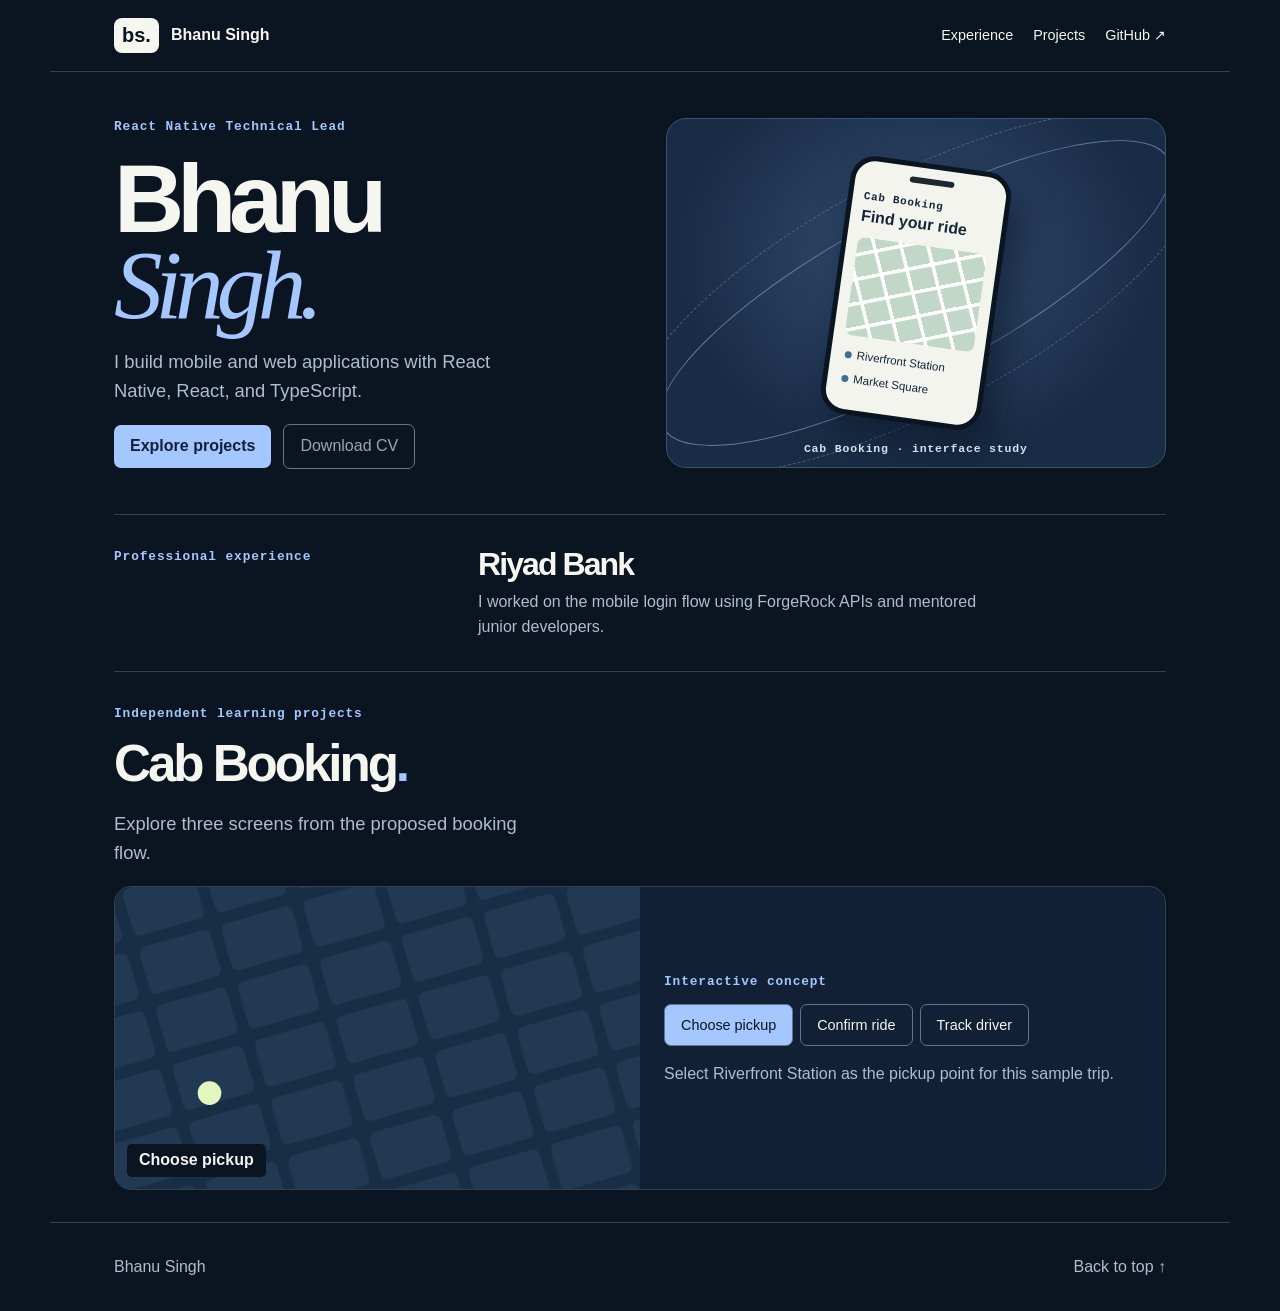
<file: preview/index.html>
<!doctype html>
<html lang="en">
  <meta charset="utf-8" /><meta
    name="viewport"
    content="width=device-width,initial-scale=1"
  />
  <title>Bhanu Singh · Mobile Engineering</title>
  <link rel="stylesheet" href="./style.css" />
  <header>
    <a class="brand" href="#intro"><b>bs.</b> Bhanu Singh</a>
    <nav aria-label="Main">
      <a href="#experience">Experience</a><a href="#projects">Projects</a
      ><a href="https://github.com/bhanu2795">GitHub ↗</a>
    </nav>
  </header>
  <main>
    <section class="hero" id="intro">
      <div>
        <p class="kicker">React Native Technical Lead</p>
        <h1>Bhanu<br /><em>Singh.</em></h1>
        <p class="summary">
          I build mobile and web applications with React Native, React, and
          TypeScript.
        </p>
        <div class="actions">
          <a class="primary" href="#projects">Explore projects</a
          ><button disabled title="Available when a CV is published">
            Download CV
          </button>
        </div>
      </div>
      <div class="studio" aria-label="Cab Booking concept preview">
        <div class="orbit"></div>
        <div class="phone">
          <div class="speaker"></div>
          <small>Cab Booking</small><strong>Find your ride</strong>
          <div class="mini-map"></div>
          <div class="trip"><i></i>Riverfront Station</div>
          <div class="trip"><i></i>Market Square</div>
        </div>
        <span class="caption">Cab Booking · interface study</span>
      </div>
    </section>
    <section id="experience" class="experience">
      <p class="kicker">Professional experience</p>
      <div>
        <h2>Riyad Bank</h2>
        <p>
          I worked on the mobile login flow using ForgeRock APIs and mentored
          junior developers.
        </p>
      </div>
    </section>
    <section id="projects">
      <p class="kicker">Independent learning projects</p>
      <h2>Cab Booking<span>.</span></h2>
      <p class="summary">
        Explore three screens from the proposed booking flow.
      </p>
      <div class="showcase">
        <div class="map-panel">
          <svg viewBox="0 0 400 230" aria-hidden="true">
            <defs>
              <pattern
                id="blocks"
                width="65"
                height="46"
                patternTransform="rotate(-16)"
                patternUnits="userSpaceOnUse"
              >
                <rect
                  x="4"
                  y="4"
                  width="56"
                  height="37"
                  rx="5"
                  fill="#213952"
                />
              </pattern>
            </defs>
            <rect width="400" height="230" fill="url(#blocks)" />
            <path
              id="route"
              d="M72 157 L148 135 L131 80 L298 32"
              fill="none"
              stroke="#9dccff"
              stroke-width="5"
              stroke-linejoin="round"
            />
            <circle cx="72" cy="157" r="9" fill="#e4f6be" />
            <circle id="destination" cx="298" cy="32" r="8" fill="#8dbbff" />
            <circle id="driver" cx="131" cy="80" r="8" fill="#fff" /></svg
          ><strong id="screen">Choose pickup</strong>
        </div>
        <div>
          <p class="kicker">Interactive concept</p>
          <div class="steps" role="group" aria-label="Preview screen">
            <button aria-pressed="true">Choose pickup</button
            ><button aria-pressed="false">Confirm ride</button
            ><button aria-pressed="false">Track driver</button>
          </div>
          <p id="detail" aria-live="polite">
            Select Riverfront Station as the pickup point for this sample trip.
          </p>
        </div>
      </div>
    </section>
  </main>
  <footer>Bhanu Singh <a href="#intro">Back to top ↑</a></footer>
  <script src="./preview.js"></script>
</html>
</file>
<file: preview/style.css>
:root {
  color-scheme: dark;
  --bg: #0b1421;
  --paper: #f4f6ef;
  --mute: #afbdcd;
  --blue: #a4c7ff;
  --line: #324252;
}
* {
  box-sizing: border-box;
}
html {
  scroll-behavior: smooth;
}
body {
  margin: 0;
  background: var(--bg);
  color: var(--paper);
  font:
    1rem/1.55 "Helvetica Neue",
    Arial,
    sans-serif;
}
header,
main,
footer {
  max-width: 1180px;
  margin: auto;
  padding-inline: clamp(20px, 5vw, 66px);
}
header,
nav,
.actions,
footer,
.brand {
  display: flex;
  align-items: center;
  gap: 1.25rem;
}
header,
footer {
  justify-content: space-between;
  padding-block: 18px;
}
header {
  border-bottom: 1px solid var(--line);
}
a {
  color: inherit;
  text-decoration: none;
}
a:hover {
  text-decoration: underline;
}
.brand {
  font-weight: 600;
  gap: 0.75rem;
}
.brand b {
  background: var(--paper);
  color: var(--bg);
  border-radius: 8px;
  padding: 2px 8px;
  font-size: 1.25rem;
}
nav {
  font-size: 0.9rem;
}
.hero {
  display: grid;
  grid-template-columns: 1fr 1fr;
  gap: 4vw;
  align-items: center;
  padding-block: 45px;
}
.kicker,
.caption,
small {
  font:
    600 0.8rem/1.5 ui-monospace,
    monospace;
  letter-spacing: 0.07em;
}
.kicker {
  color: var(--blue);
  margin: 0 0 12px;
}
.hero h1 {
  font-size: clamp(4.6rem, 7.6vw, 7.3rem);
  letter-spacing: -0.075em;
  line-height: 0.88;
  margin: 20px 0;
}
.hero em {
  font-family: Georgia, serif;
  font-weight: 400;
  color: var(--blue);
}
.summary,
p {
  color: var(--mute);
}
.summary {
  max-width: 40ch;
  font-size: 1.15rem;
}
.actions {
  flex-wrap: wrap;
  gap: 12px;
}
.primary,
button {
  font: inherit;
  border-radius: 7px;
  padding: 9px 16px;
}
.primary {
  background: var(--blue);
  color: #122138;
  font-weight: 650;
}
button {
  color: inherit;
  background: transparent;
  border: 1px solid #65758a;
  cursor: pointer;
}
button:disabled {
  color: #98a5b5;
  cursor: default;
}
.studio {
  position: relative;
  min-height: 350px;
  overflow: hidden;
  display: grid;
  place-items: center;
  background: radial-gradient(ellipse at 50% 40%, #344e72, #192c46 68%);
  border: 1px solid #395371;
  border-radius: 20px;
}
.orbit {
  position: absolute;
  width: 115%;
  height: 47%;
  border: 1px solid #627e9d;
  border-radius: 50%;
  transform: rotate(-28deg);
}
.orbit:after {
  content: "";
  position: absolute;
  inset: -35px;
  border: 1px dashed #506983;
  border-radius: 50%;
}
.phone {
  width: 162px;
  background: #f2f4ed;
  color: #17273a;
  border: 5px solid #0b1521;
  border-radius: 25px;
  padding: 10px 11px 18px;
  box-shadow: 12px 20px 35px #07101f88;
  transform: rotate(8deg);
}
.speaker {
  width: 45px;
  height: 6px;
  background: #1d2731;
  border-radius: 8px;
  margin: 0 auto 12px;
}
.phone small,
.phone strong {
  display: block;
}
.phone small {
  font-size: 0.68rem;
}
.mini-map {
  height: 99px;
  background:
    repeating-linear-gradient(-19deg, transparent 0 20px, #fff 21px 24px),
    repeating-linear-gradient(68deg, #c1d8c9 0 22px, #fff 23px 26px);
  margin: 8px 0;
  border-radius: 8px;
}
.trip {
  font-size: 0.72rem;
  padding: 3px;
}
.trip i {
  display: inline-block;
  width: 7px;
  height: 7px;
  background: #3f6e94;
  border-radius: 50%;
  margin-right: 5px;
}
.caption {
  position: absolute;
  bottom: 10px;
  color: #d3e1f0;
  font-size: 0.72rem;
}
.experience,
#projects,
footer {
  border-top: 1px solid var(--line);
  padding-block: 32px;
}
.experience {
  display: grid;
  grid-template-columns: 1fr 2fr;
  gap: 20px;
}
.experience p {
  margin: 0;
  max-width: 60ch;
}
h2 {
  font-size: clamp(2rem, 4vw, 3.2rem);
  margin: 0;
  letter-spacing: -0.06em;
  line-height: 1.1;
}
.experience h2 {
  font-size: 2rem;
  margin-bottom: 8px;
}
h2 span {
  color: var(--blue);
}
.showcase {
  border: 1px solid var(--line);
  border-radius: 17px;
  overflow: hidden;
  display: grid;
  grid-template-columns: 1fr 1fr;
  align-items: center;
  background: #112034;
}
.showcase > div + div {
  padding: 24px;
}
.map-panel {
  position: relative;
  background: #182e44;
}
.map-panel svg {
  width: 100%;
  display: block;
}
.map-panel strong {
  position: absolute;
  bottom: 12px;
  left: 12px;
  padding: 4px 12px;
  background: var(--bg);
  border-radius: 5px;
}
.steps {
  display: flex;
  gap: 7px;
  flex-wrap: wrap;
}
.steps button {
  font-size: 0.9rem;
}
.steps [aria-pressed="true"] {
  background: var(--blue);
  color: var(--bg);
}
#route,
#driver,
#destination {
  opacity: 0;
}
.confirmed #route,
.confirmed #destination,
.tracking #driver {
  opacity: 1;
}
.tracking #driver {
  animation: approach 2s ease-out forwards;
}
@keyframes approach {
  to {
    transform: translate(17px, 55px);
  }
}
:focus-visible {
  outline: 3px solid #d2ed99;
  outline-offset: 3px;
}
footer {
  color: var(--mute);
}
@media (max-width: 700px) {
  .hero,
  .experience,
  .showcase {
    grid-template-columns: 1fr;
  }
  .studio {
    display: none;
  }
  .hero {
    padding-block: 38px;
  }
  nav {
    gap: 10px;
  }
  .brand {
    font-size: 0;
    gap: 0;
  }
  .experience {
    gap: 0;
  }
  .hero h1 br {
    display: none;
  }
  .hero h1 em:before {
    content: " ";
  }
  .hero h1 {
    font-size: clamp(4rem, 14vw, 6rem);
  }
}
@media (prefers-reduced-motion: reduce) {
  html {
    scroll-behavior: auto;
  }
  *,
  *:after {
    animation: none !important;
  }
}
</file>
